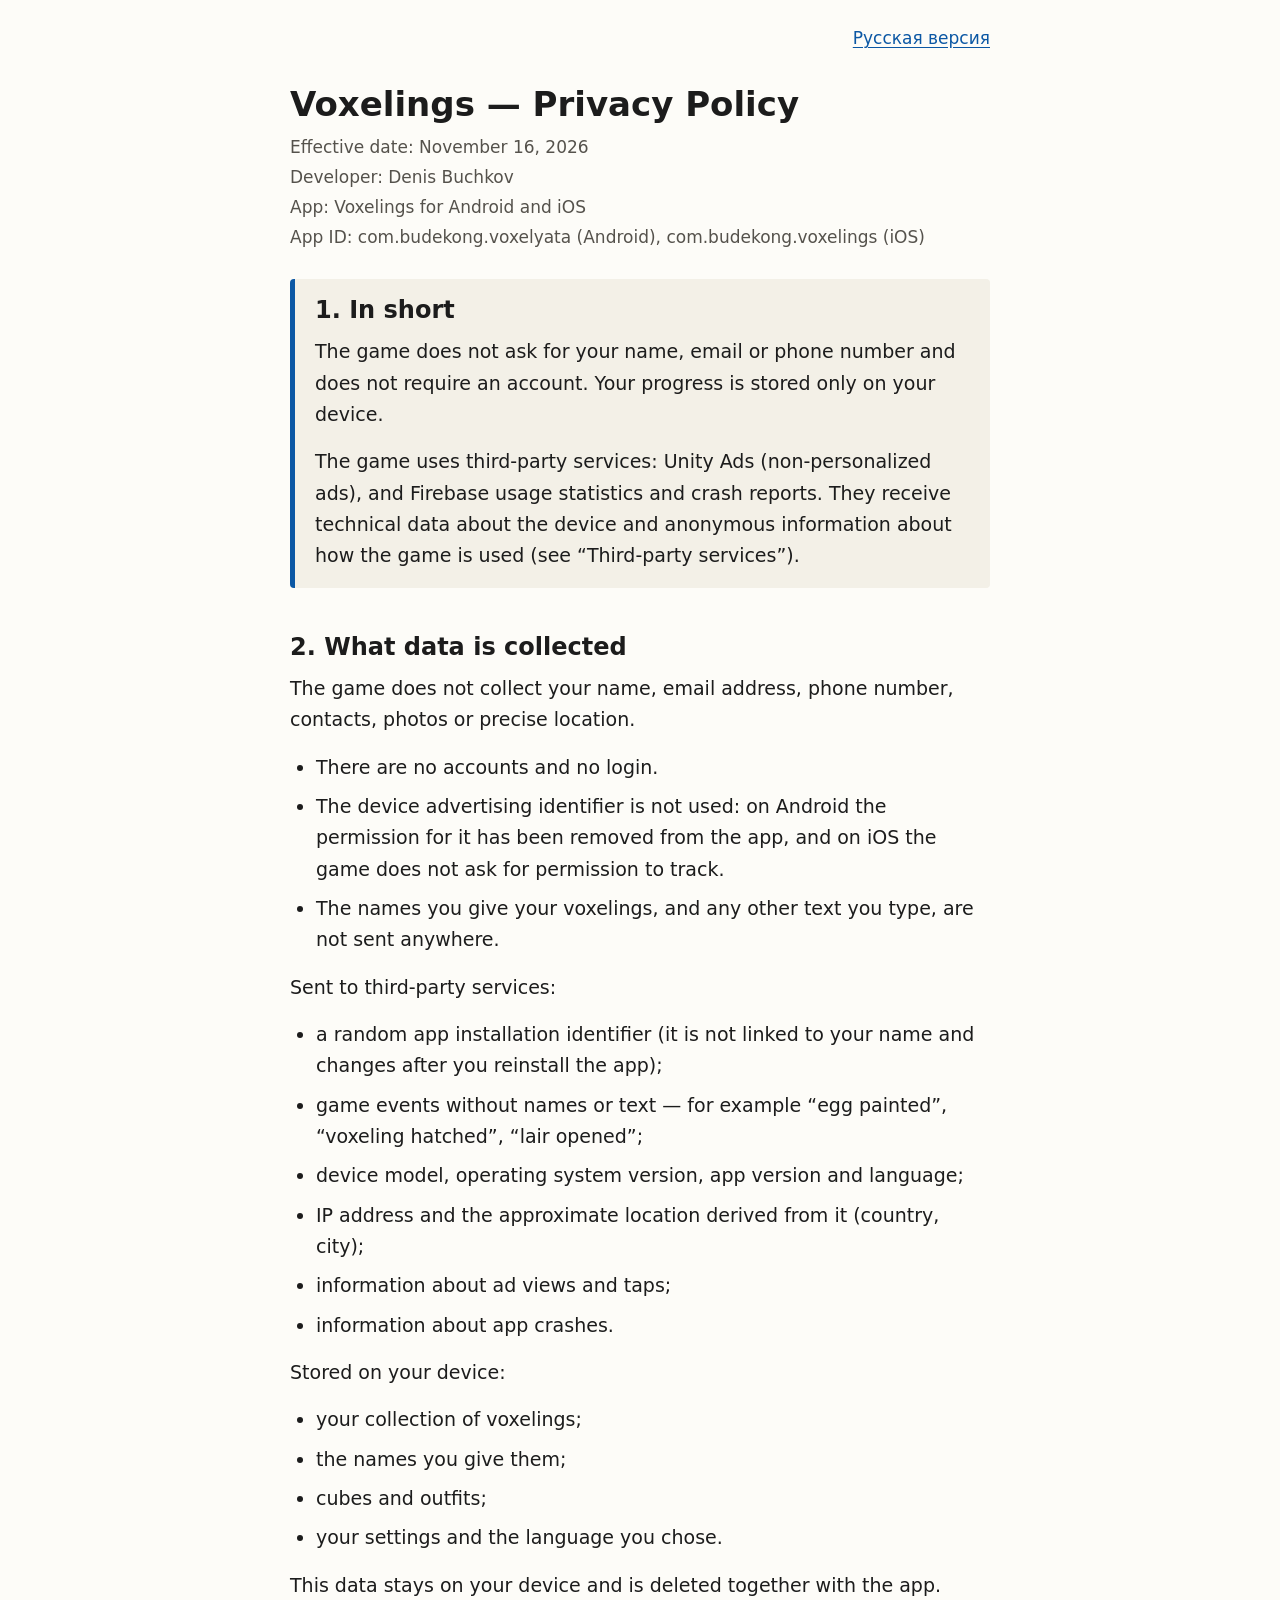
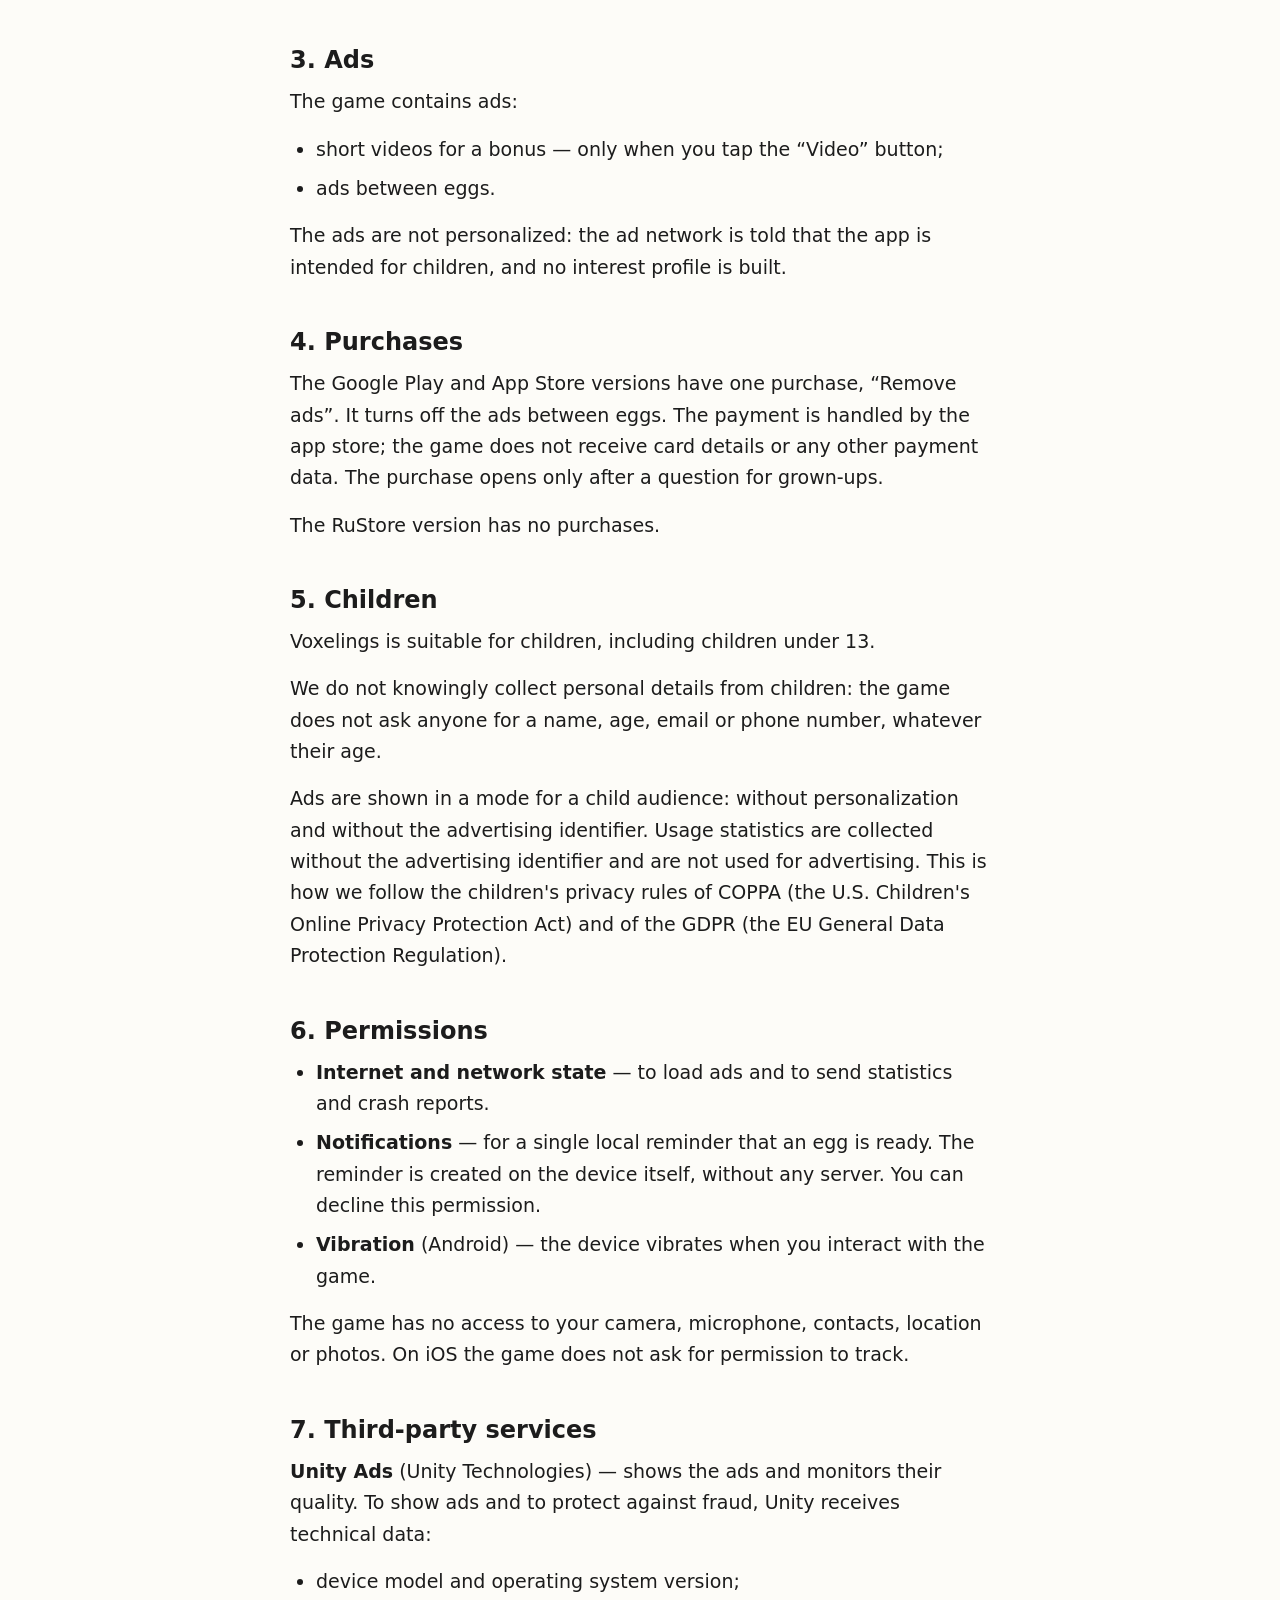
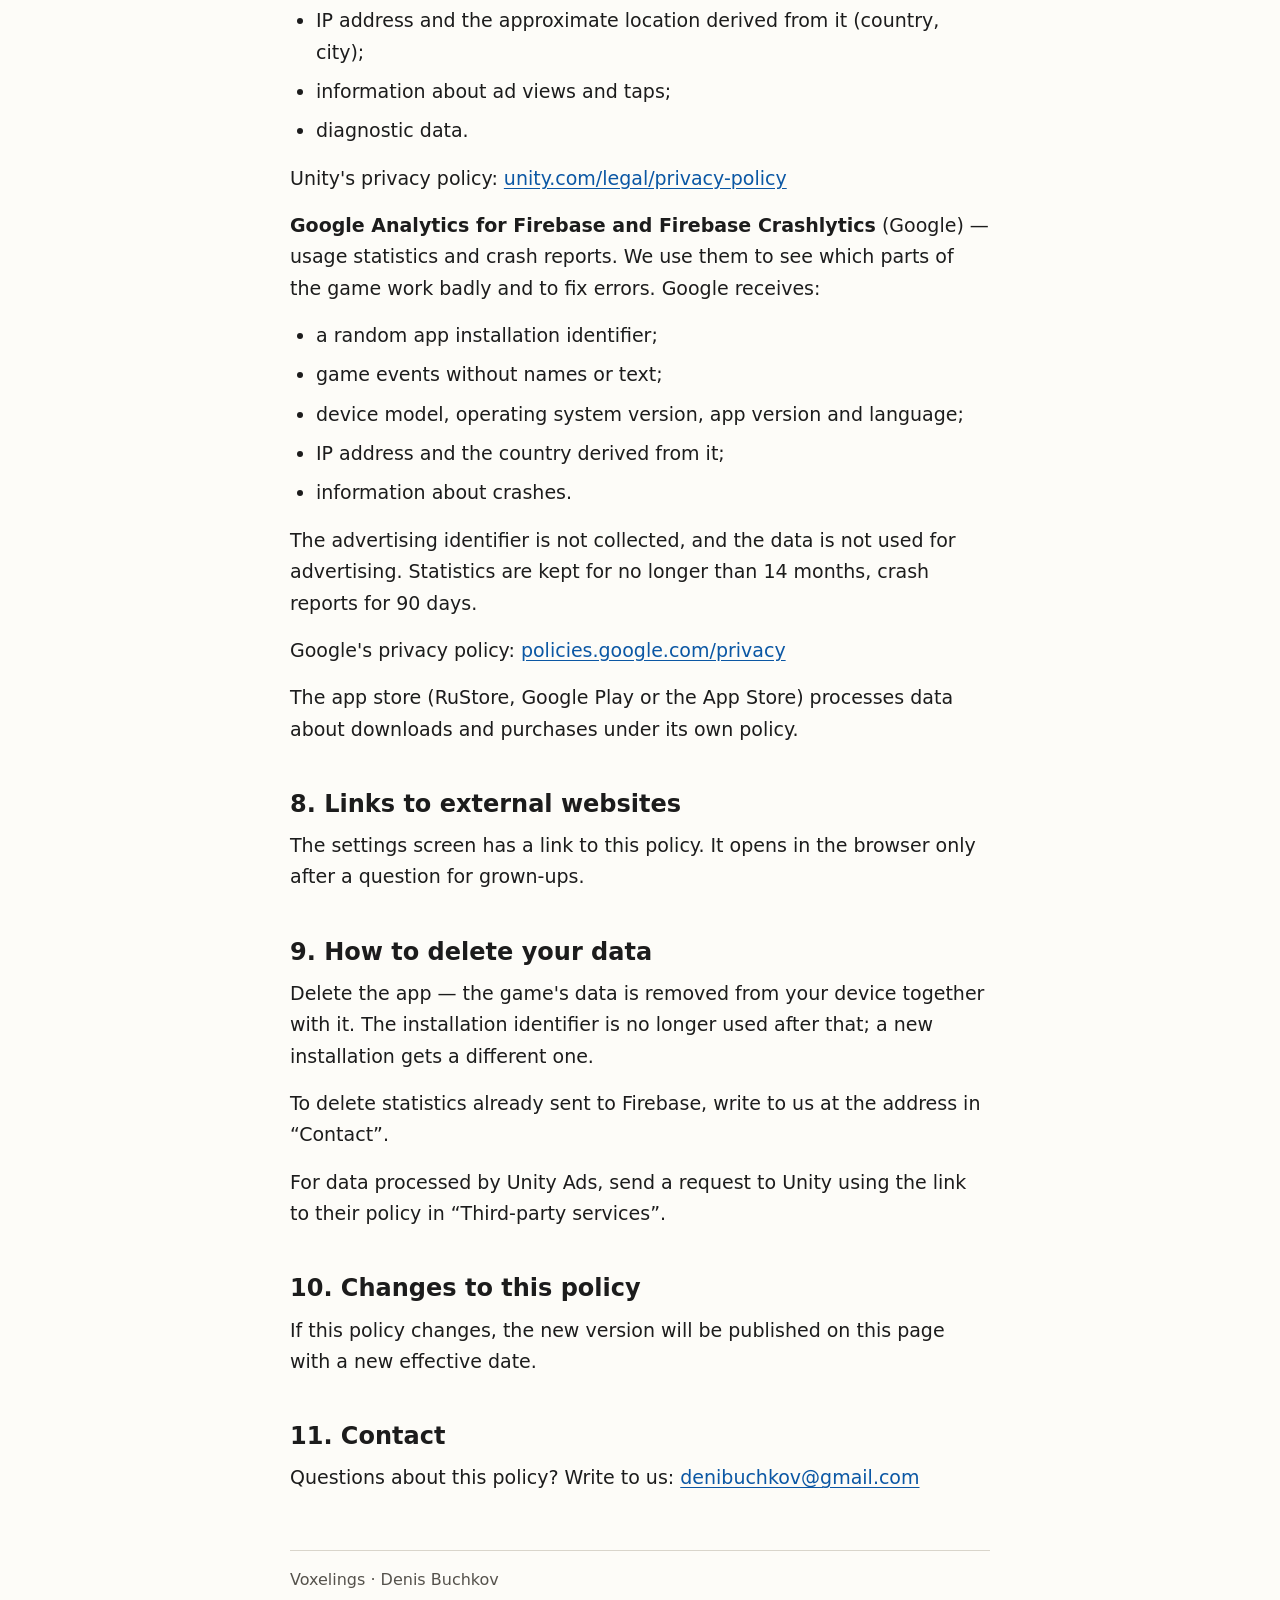
<file: index.html>
<!DOCTYPE html>
<html lang="en">
<head>
  <meta charset="utf-8">
  <meta name="viewport" content="width=device-width, initial-scale=1">
  <title>Voxelings — Privacy Policy</title>
  <meta name="description" content="Privacy policy of the mobile game Voxelings. The game asks for no personal details; it shows non-personalized Unity Ads and uses Firebase usage statistics and crash reports.">
  <link rel="alternate" hreflang="en" href="./">
  <link rel="alternate" hreflang="ru" href="ru/">
  <link rel="stylesheet" href="style.css">
</head>
<body>
<div class="page">

  <p class="lang"><a href="ru/" lang="ru" hreflang="ru">Русская версия</a></p>

  <header>
    <h1>Voxelings — Privacy Policy</h1>
    <ul class="meta">
      <li>Effective date: November 16, 2026</li>
      <li>Developer: Denis Buchkov</li>
      <li>App: Voxelings for Android and iOS</li>
      <li>App ID: com.budekong.voxelyata (Android), com.budekong.voxelings (iOS)</li>
    </ul>
  </header>

  <main>
    <section class="short">
      <h2 style="margin-top:0">1. In short</h2>
      <p>The game does not ask for your name, email or phone number and does not require an account. Your progress is stored only on your device.</p>
      <p>The game uses third-party services: Unity Ads (non-personalized ads), and Firebase usage statistics and crash reports. They receive technical data about the device and anonymous information about how the game is used (see “Third-party services”).</p>
    </section>

    <section>
      <h2>2. What data is collected</h2>
      <p>The game does not collect your name, email address, phone number, contacts, photos or precise location.</p>
      <ul>
        <li>There are no accounts and no login.</li>
        <li>The device advertising identifier is not used: on Android the permission for it has been removed from the app, and on iOS the game does not ask for permission to track.</li>
        <li>The names you give your voxelings, and any other text you type, are not sent anywhere.</li>
      </ul>
      <p>Sent to third-party services:</p>
      <ul>
        <li>a random app installation identifier (it is not linked to your name and changes after you reinstall the app);</li>
        <li>game events without names or text — for example “egg painted”, “voxeling hatched”, “lair opened”;</li>
        <li>device model, operating system version, app version and language;</li>
        <li>IP address and the approximate location derived from it (country, city);</li>
        <li>information about ad views and taps;</li>
        <li>information about app crashes.</li>
      </ul>
      <p>Stored on your device:</p>
      <ul>
        <li>your collection of voxelings;</li>
        <li>the names you give them;</li>
        <li>cubes and outfits;</li>
        <li>your settings and the language you chose.</li>
      </ul>
      <p>This data stays on your device and is deleted together with the app.</p>
    </section>

    <section>
      <h2>3. Ads</h2>
      <p>The game contains ads:</p>
      <ul>
        <li>short videos for a bonus — only when you tap the “Video” button;</li>
        <li>ads between eggs.</li>
      </ul>
      <p>The ads are not personalized: the ad network is told that the app is intended for children, and no interest profile is built.</p>
    </section>

    <section>
      <h2>4. Purchases</h2>
      <p>The Google Play and App Store versions have one purchase, “Remove ads”. It turns off the ads between eggs. The payment is handled by the app store; the game does not receive card details or any other payment data. The purchase opens only after a question for grown-ups.</p>
      <p>The RuStore version has no purchases.</p>
    </section>

    <section>
      <h2>5. Children</h2>
      <p>Voxelings is suitable for children, including children under 13.</p>
      <p>We do not knowingly collect personal details from children: the game does not ask anyone for a name, age, email or phone number, whatever their age.</p>
      <p>Ads are shown in a mode for a child audience: without personalization and without the advertising identifier. Usage statistics are collected without the advertising identifier and are not used for advertising. This is how we follow the children's privacy rules of COPPA (the U.S. Children's Online Privacy Protection Act) and of the GDPR (the EU General Data Protection Regulation).</p>
    </section>

    <section>
      <h2>6. Permissions</h2>
      <ul>
        <li><strong>Internet and network state</strong> — to load ads and to send statistics and crash reports.</li>
        <li><strong>Notifications</strong> — for a single local reminder that an egg is ready. The reminder is created on the device itself, without any server. You can decline this permission.</li>
        <li><strong>Vibration</strong> (Android) — the device vibrates when you interact with the game.</li>
      </ul>
      <p>The game has no access to your camera, microphone, contacts, location or photos. On iOS the game does not ask for permission to track.</p>
    </section>

    <section>
      <h2>7. Third-party services</h2>
      <p><strong>Unity Ads</strong> (Unity Technologies) — shows the ads and monitors their quality. To show ads and to protect against fraud, Unity receives technical data:</p>
      <ul>
        <li>device model and operating system version;</li>
        <li>IP address and the approximate location derived from it (country, city);</li>
        <li>information about ad views and taps;</li>
        <li>diagnostic data.</li>
      </ul>
      <p>Unity's privacy policy: <a href="https://unity.com/legal/privacy-policy" rel="noopener noreferrer">unity.com/legal/privacy-policy</a></p>
      <p><strong>Google Analytics for Firebase and Firebase Crashlytics</strong> (Google) — usage statistics and crash reports. We use them to see which parts of the game work badly and to fix errors. Google receives:</p>
      <ul>
        <li>a random app installation identifier;</li>
        <li>game events without names or text;</li>
        <li>device model, operating system version, app version and language;</li>
        <li>IP address and the country derived from it;</li>
        <li>information about crashes.</li>
      </ul>
      <p>The advertising identifier is not collected, and the data is not used for advertising. Statistics are kept for no longer than 14 months, crash reports for 90 days.</p>
      <p>Google's privacy policy: <a href="https://policies.google.com/privacy" rel="noopener noreferrer">policies.google.com/privacy</a></p>
      <p>The app store (RuStore, Google Play or the App Store) processes data about downloads and purchases under its own policy.</p>
    </section>

    <section>
      <h2>8. Links to external websites</h2>
      <p>The settings screen has a link to this policy. It opens in the browser only after a question for grown-ups.</p>
    </section>

    <section>
      <h2>9. How to delete your data</h2>
      <p>Delete the app — the game's data is removed from your device together with it. The installation identifier is no longer used after that; a new installation gets a different one.</p>
      <p>To delete statistics already sent to Firebase, write to us at the address in “Contact”.</p>
      <p>For data processed by Unity Ads, send a request to Unity using the link to their policy in “Third-party services”.</p>
    </section>

    <section>
      <h2>10. Changes to this policy</h2>
      <p>If this policy changes, the new version will be published on this page with a new effective date.</p>
    </section>

    <section>
      <h2>11. Contact</h2>
      <p>Questions about this policy? Write to us: <a href="mailto:denibuchkov@gmail.com">denibuchkov@gmail.com</a></p>
    </section>
  </main>

  <footer>
    <p>Voxelings · Denis Buchkov</p>
  </footer>

</div>
</body>
</html>
</file>
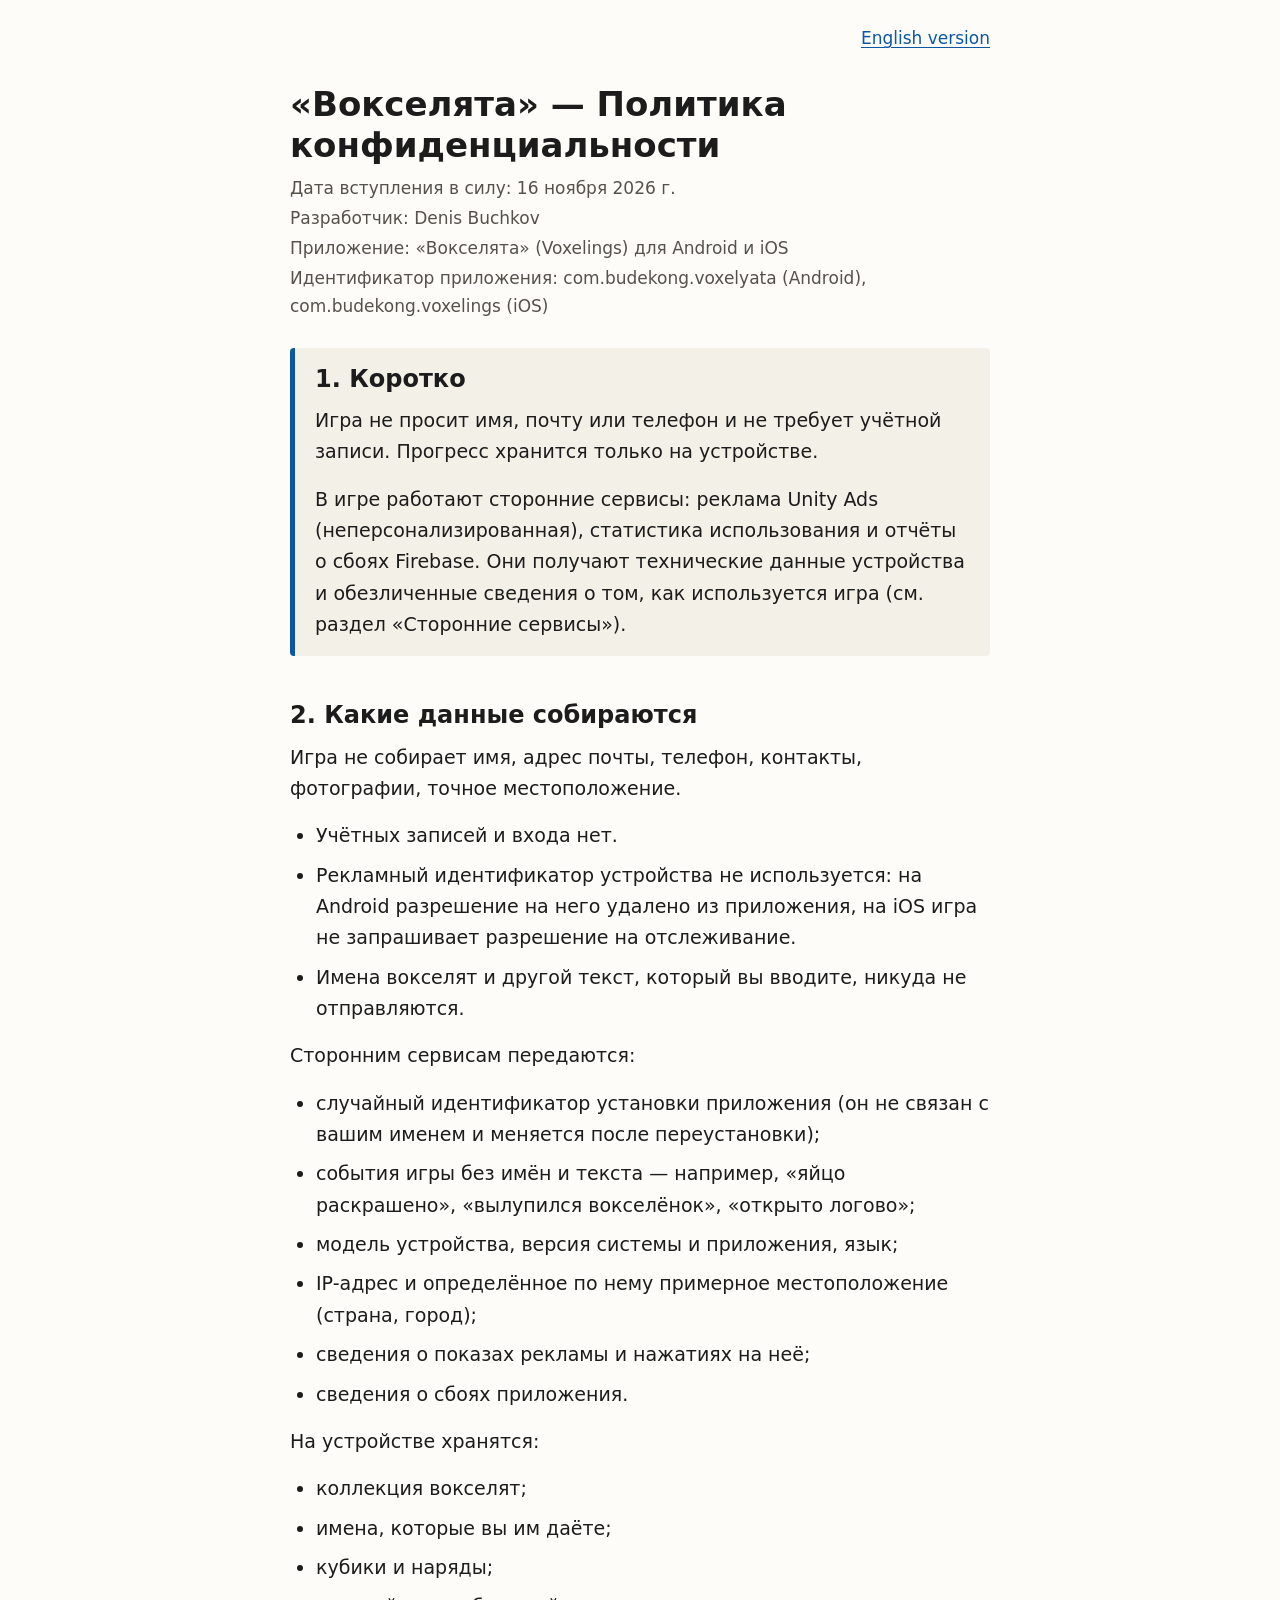
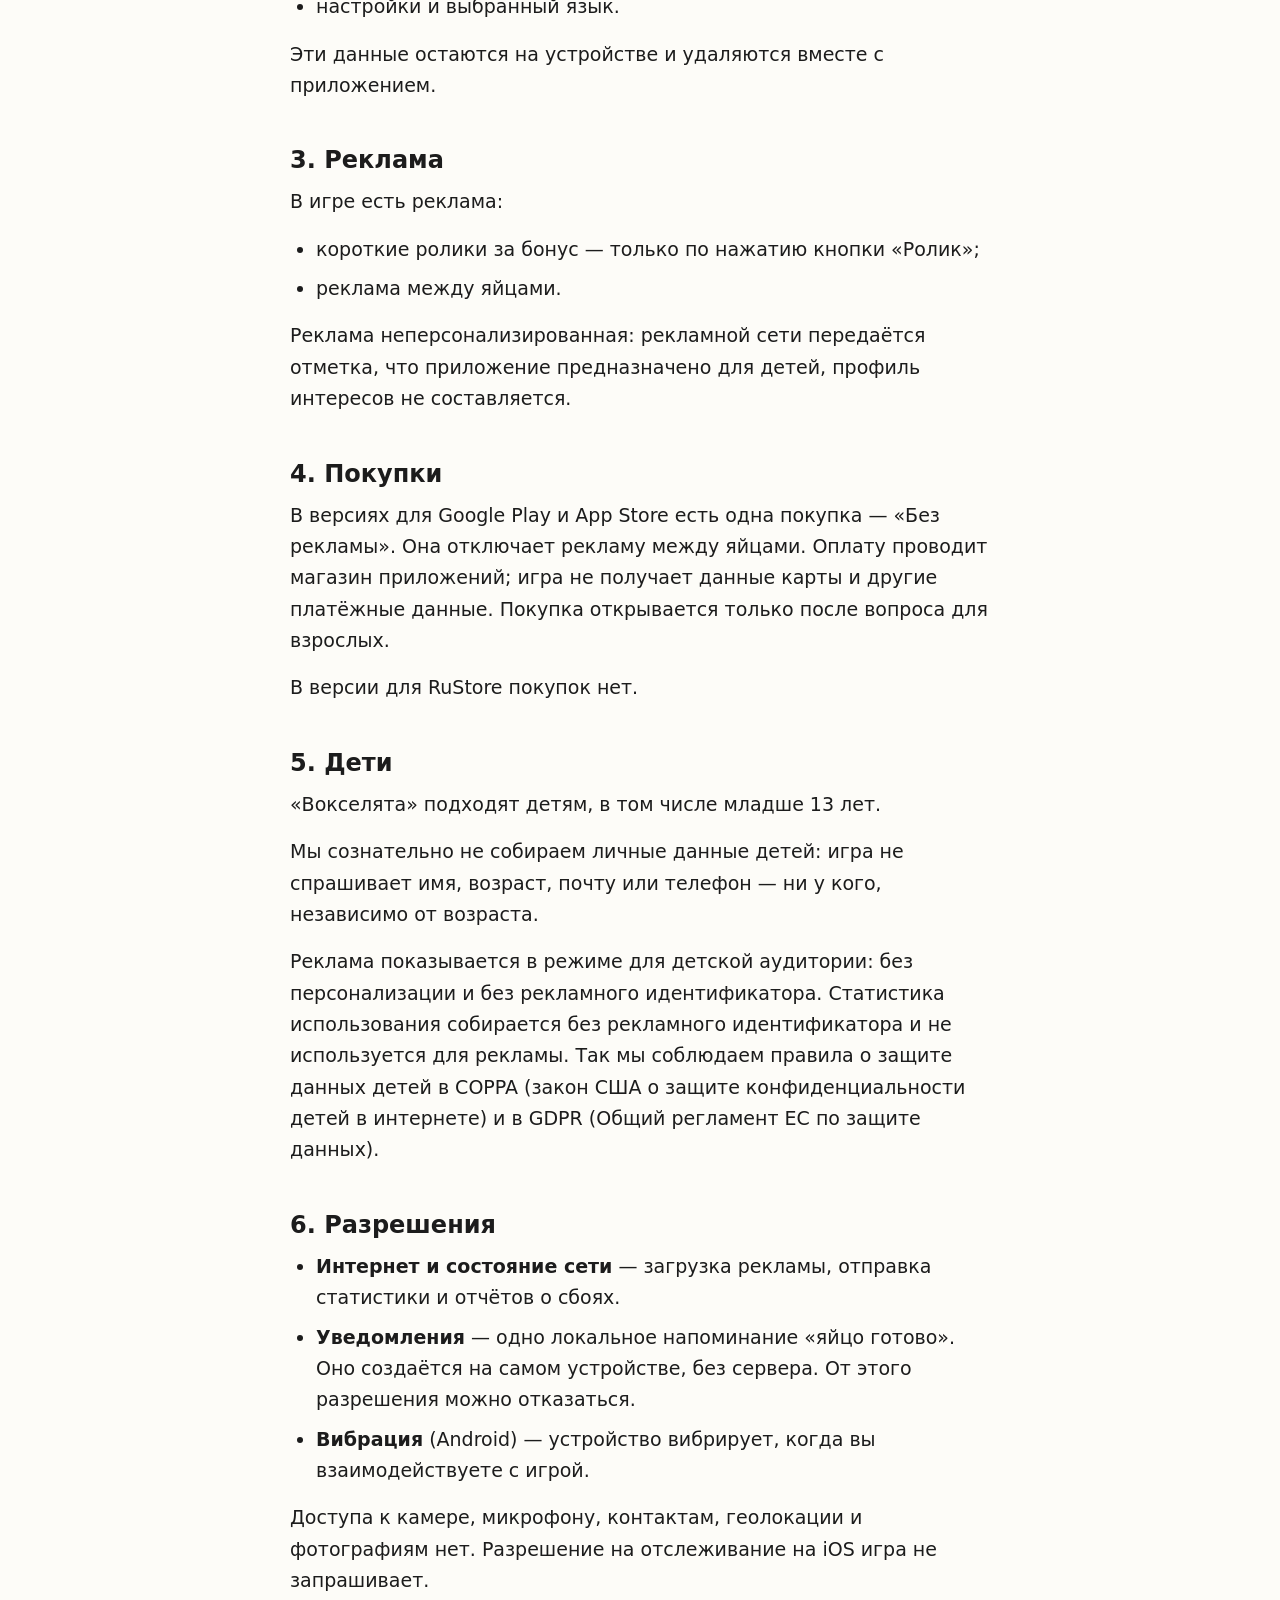
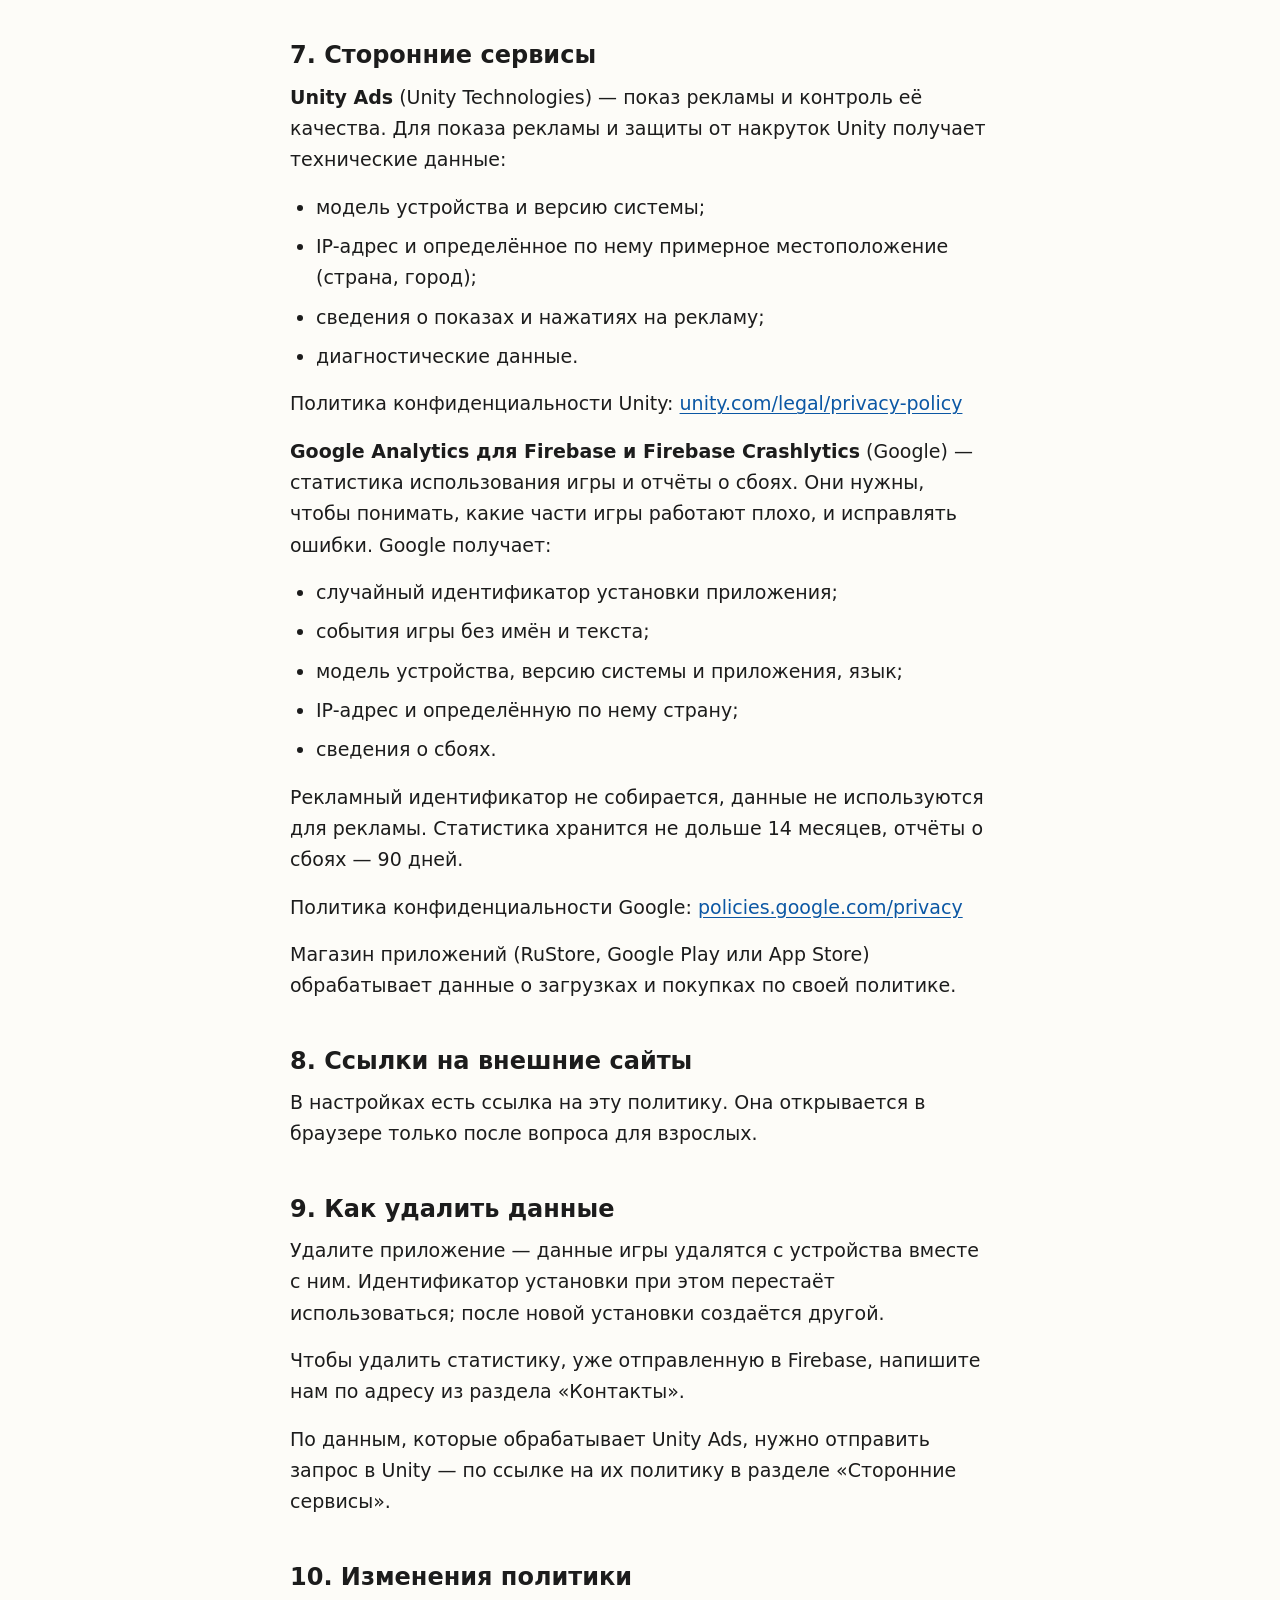
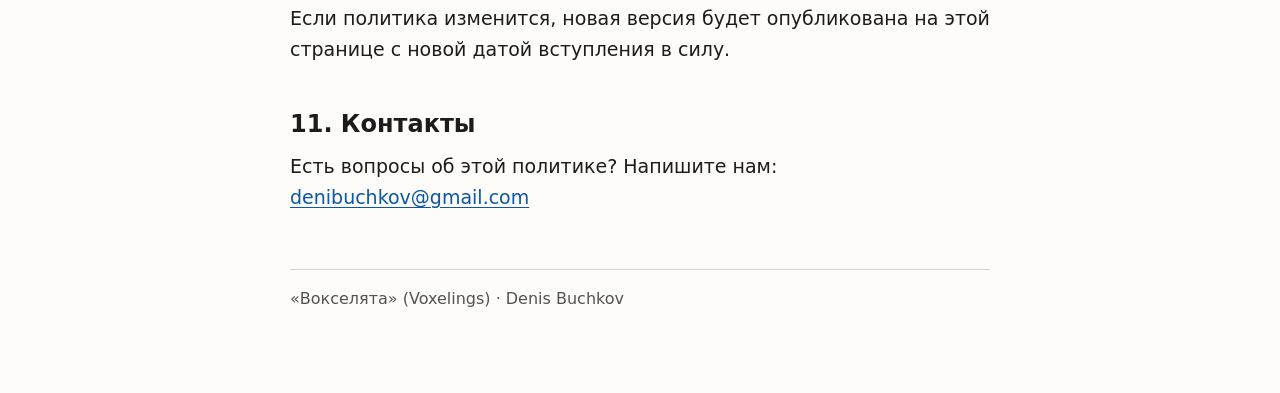
<file: ru/index.html>
<!DOCTYPE html>
<html lang="ru">
<head>
  <meta charset="utf-8">
  <meta name="viewport" content="width=device-width, initial-scale=1">
  <title>Вокселята — Политика конфиденциальности</title>
  <meta name="description" content="Политика конфиденциальности мобильной игры «Вокселята» (Voxelings). Игра не просит личных данных; в ней есть неперсонализированная реклама Unity Ads, статистика использования и отчёты о сбоях Firebase.">
  <link rel="alternate" hreflang="en" href="../">
  <link rel="alternate" hreflang="ru" href="./">
  <link rel="stylesheet" href="../style.css">
</head>
<body>
<div class="page">

  <p class="lang"><a href="../" lang="en" hreflang="en">English version</a></p>

  <header>
    <h1>«Вокселята» — Политика конфиденциальности</h1>
    <ul class="meta">
      <li>Дата вступления в силу: 16 ноября 2026 г.</li>
      <li>Разработчик: Denis Buchkov</li>
      <li>Приложение: «Вокселята» (Voxelings) для Android и iOS</li>
      <li>Идентификатор приложения: com.budekong.voxelyata (Android), com.budekong.voxelings (iOS)</li>
    </ul>
  </header>

  <main>
    <section class="short">
      <h2 style="margin-top:0">1. Коротко</h2>
      <p>Игра не просит имя, почту или телефон и не требует учётной записи. Прогресс хранится только на устройстве.</p>
      <p>В игре работают сторонние сервисы: реклама Unity Ads (неперсонализированная), статистика использования и отчёты о сбоях Firebase. Они получают технические данные устройства и обезличенные сведения о том, как используется игра (см. раздел «Сторонние сервисы»).</p>
    </section>

    <section>
      <h2>2. Какие данные собираются</h2>
      <p>Игра не собирает имя, адрес почты, телефон, контакты, фотографии, точное местоположение.</p>
      <ul>
        <li>Учётных записей и входа нет.</li>
        <li>Рекламный идентификатор устройства не используется: на Android разрешение на него удалено из приложения, на iOS игра не запрашивает разрешение на отслеживание.</li>
        <li>Имена вокселят и другой текст, который вы вводите, никуда не отправляются.</li>
      </ul>
      <p>Сторонним сервисам передаются:</p>
      <ul>
        <li>случайный идентификатор установки приложения (он не связан с вашим именем и меняется после переустановки);</li>
        <li>события игры без имён и текста — например, «яйцо раскрашено», «вылупился вокселёнок», «открыто логово»;</li>
        <li>модель устройства, версия системы и приложения, язык;</li>
        <li>IP-адрес и определённое по нему примерное местоположение (страна, город);</li>
        <li>сведения о показах рекламы и нажатиях на неё;</li>
        <li>сведения о сбоях приложения.</li>
      </ul>
      <p>На устройстве хранятся:</p>
      <ul>
        <li>коллекция вокселят;</li>
        <li>имена, которые вы им даёте;</li>
        <li>кубики и наряды;</li>
        <li>настройки и выбранный язык.</li>
      </ul>
      <p>Эти данные остаются на устройстве и удаляются вместе с приложением.</p>
    </section>

    <section>
      <h2>3. Реклама</h2>
      <p>В игре есть реклама:</p>
      <ul>
        <li>короткие ролики за бонус — только по нажатию кнопки «Ролик»;</li>
        <li>реклама между яйцами.</li>
      </ul>
      <p>Реклама неперсонализированная: рекламной сети передаётся отметка, что приложение предназначено для детей, профиль интересов не составляется.</p>
    </section>

    <section>
      <h2>4. Покупки</h2>
      <p>В версиях для Google Play и App Store есть одна покупка — «Без рекламы». Она отключает рекламу между яйцами. Оплату проводит магазин приложений; игра не получает данные карты и другие платёжные данные. Покупка открывается только после вопроса для взрослых.</p>
      <p>В версии для RuStore покупок нет.</p>
    </section>

    <section>
      <h2>5. Дети</h2>
      <p>«Вокселята» подходят детям, в том числе младше 13 лет.</p>
      <p>Мы сознательно не собираем личные данные детей: игра не спрашивает имя, возраст, почту или телефон — ни у кого, независимо от возраста.</p>
      <p>Реклама показывается в режиме для детской аудитории: без персонализации и без рекламного идентификатора. Статистика использования собирается без рекламного идентификатора и не используется для рекламы. Так мы соблюдаем правила о защите данных детей в COPPA (закон США о защите конфиденциальности детей в интернете) и в GDPR (Общий регламент ЕС по защите данных).</p>
    </section>

    <section>
      <h2>6. Разрешения</h2>
      <ul>
        <li><strong>Интернет и состояние сети</strong> — загрузка рекламы, отправка статистики и отчётов о сбоях.</li>
        <li><strong>Уведомления</strong> — одно локальное напоминание «яйцо готово». Оно создаётся на самом устройстве, без сервера. От этого разрешения можно отказаться.</li>
        <li><strong>Вибрация</strong> (Android) — устройство вибрирует, когда вы взаимодействуете с игрой.</li>
      </ul>
      <p>Доступа к камере, микрофону, контактам, геолокации и фотографиям нет. Разрешение на отслеживание на iOS игра не запрашивает.</p>
    </section>

    <section>
      <h2>7. Сторонние сервисы</h2>
      <p><strong>Unity Ads</strong> (Unity Technologies) — показ рекламы и контроль её качества. Для показа рекламы и защиты от накруток Unity получает технические данные:</p>
      <ul>
        <li>модель устройства и версию системы;</li>
        <li>IP-адрес и определённое по нему примерное местоположение (страна, город);</li>
        <li>сведения о показах и нажатиях на рекламу;</li>
        <li>диагностические данные.</li>
      </ul>
      <p>Политика конфиденциальности Unity: <a href="https://unity.com/legal/privacy-policy" rel="noopener noreferrer">unity.com/legal/privacy-policy</a></p>
      <p><strong>Google Analytics для Firebase и Firebase Crashlytics</strong> (Google) — статистика использования игры и отчёты о сбоях. Они нужны, чтобы понимать, какие части игры работают плохо, и исправлять ошибки. Google получает:</p>
      <ul>
        <li>случайный идентификатор установки приложения;</li>
        <li>события игры без имён и текста;</li>
        <li>модель устройства, версию системы и приложения, язык;</li>
        <li>IP-адрес и определённую по нему страну;</li>
        <li>сведения о сбоях.</li>
      </ul>
      <p>Рекламный идентификатор не собирается, данные не используются для рекламы. Статистика хранится не дольше 14 месяцев, отчёты о сбоях — 90 дней.</p>
      <p>Политика конфиденциальности Google: <a href="https://policies.google.com/privacy" rel="noopener noreferrer">policies.google.com/privacy</a></p>
      <p>Магазин приложений (RuStore, Google Play или App Store) обрабатывает данные о загрузках и покупках по своей политике.</p>
    </section>

    <section>
      <h2>8. Ссылки на внешние сайты</h2>
      <p>В настройках есть ссылка на эту политику. Она открывается в браузере только после вопроса для взрослых.</p>
    </section>

    <section>
      <h2>9. Как удалить данные</h2>
      <p>Удалите приложение — данные игры удалятся с устройства вместе с ним. Идентификатор установки при этом перестаёт использоваться; после новой установки создаётся другой.</p>
      <p>Чтобы удалить статистику, уже отправленную в Firebase, напишите нам по адресу из раздела «Контакты».</p>
      <p>По данным, которые обрабатывает Unity Ads, нужно отправить запрос в Unity — по ссылке на их политику в разделе «Сторонние сервисы».</p>
    </section>

    <section>
      <h2>10. Изменения политики</h2>
      <p>Если политика изменится, новая версия будет опубликована на этой странице с новой датой вступления в силу.</p>
    </section>

    <section>
      <h2>11. Контакты</h2>
      <p>Есть вопросы об этой политике? Напишите нам: <a href="mailto:denibuchkov@gmail.com">denibuchkov@gmail.com</a></p>
    </section>
  </main>

  <footer>
    <p>«Вокселята» (Voxelings) · Denis Buchkov</p>
  </footer>

</div>
</body>
</html>
</file>
<file: style.css>
:root {
  --bg: #fdfcf8;
  --text: #1c1c1c;
  --muted: #55524c;
  --link: #0b57a4;
  --line: #d9d5cb;
  --card: #f3f0e7;
}

@media (prefers-color-scheme: dark) {
  :root {
    --bg: #17181a;
    --text: #ebe9e4;
    --muted: #b4b0a8;
    --link: #8fbcff;
    --line: #3a3c40;
    --card: #222427;
  }
}

* {
  box-sizing: border-box;
}

html {
  -webkit-text-size-adjust: 100%;
  text-size-adjust: 100%;
}

body {
  margin: 0;
  padding: 24px 20px 64px;
  background: var(--bg);
  color: var(--text);
  font-family: system-ui, -apple-system, "Segoe UI", Roboto, "Helvetica Neue", Arial, sans-serif;
  font-size: 19px;
  line-height: 1.65;
}

.page {
  max-width: 700px;
  margin: 0 auto;
}

.lang {
  margin: 0 0 32px;
  text-align: right;
  font-size: 17px;
}

a {
  color: var(--link);
  text-decoration: underline;
  text-underline-offset: 3px;
}

a:focus-visible {
  outline: 3px solid var(--link);
  outline-offset: 3px;
  border-radius: 2px;
}

h1 {
  margin: 0 0 8px;
  font-size: 34px;
  line-height: 1.2;
  overflow-wrap: break-word;
}

h2 {
  margin: 44px 0 10px;
  font-size: 24px;
  line-height: 1.3;
}

p,
ul {
  margin: 0 0 16px;
}

ul {
  padding-left: 26px;
}

li {
  margin-bottom: 8px;
}

.meta {
  margin: 0 0 28px;
  padding: 0;
  list-style: none;
  color: var(--muted);
  font-size: 17px;
}

.meta li {
  margin-bottom: 2px;
  overflow-wrap: anywhere;
}

.short {
  padding: 16px 20px;
  background: var(--card);
  border-left: 5px solid var(--link);
  border-radius: 4px;
}

.short p:last-child {
  margin-bottom: 0;
}

footer {
  margin-top: 56px;
  padding-top: 16px;
  border-top: 1px solid var(--line);
  color: var(--muted);
  font-size: 16px;
}

/* Незаполненные места. После заполнения таких элементов на страницах остаться не должно. */
mark.todo {
  padding: 1px 5px;
  background: #ffdd55;
  color: #000;
  font-weight: 700;
  border-radius: 3px;
}

@media (max-width: 480px) {
  body {
    padding: 16px 16px 48px;
    font-size: 18px;
  }

  h1 {
    font-size: 28px;
  }

  h2 {
    font-size: 22px;
  }
}
</file>
